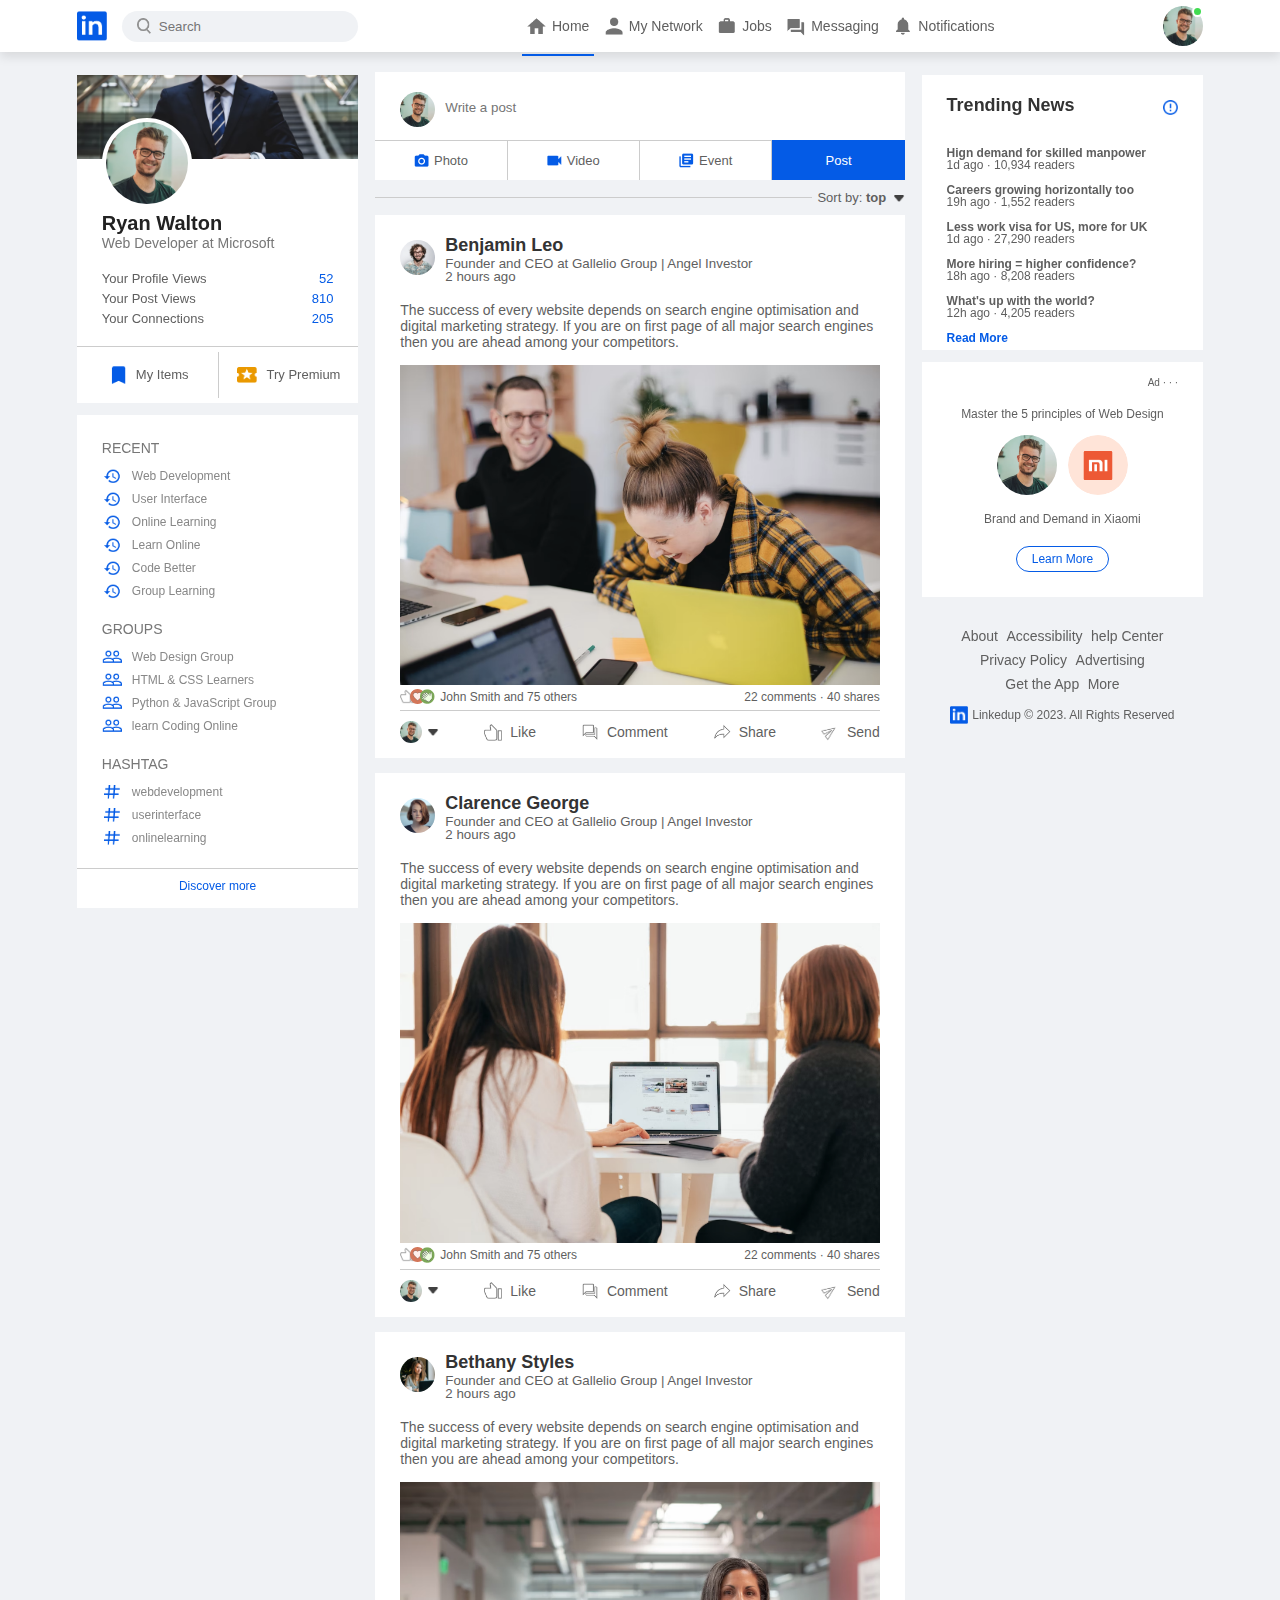
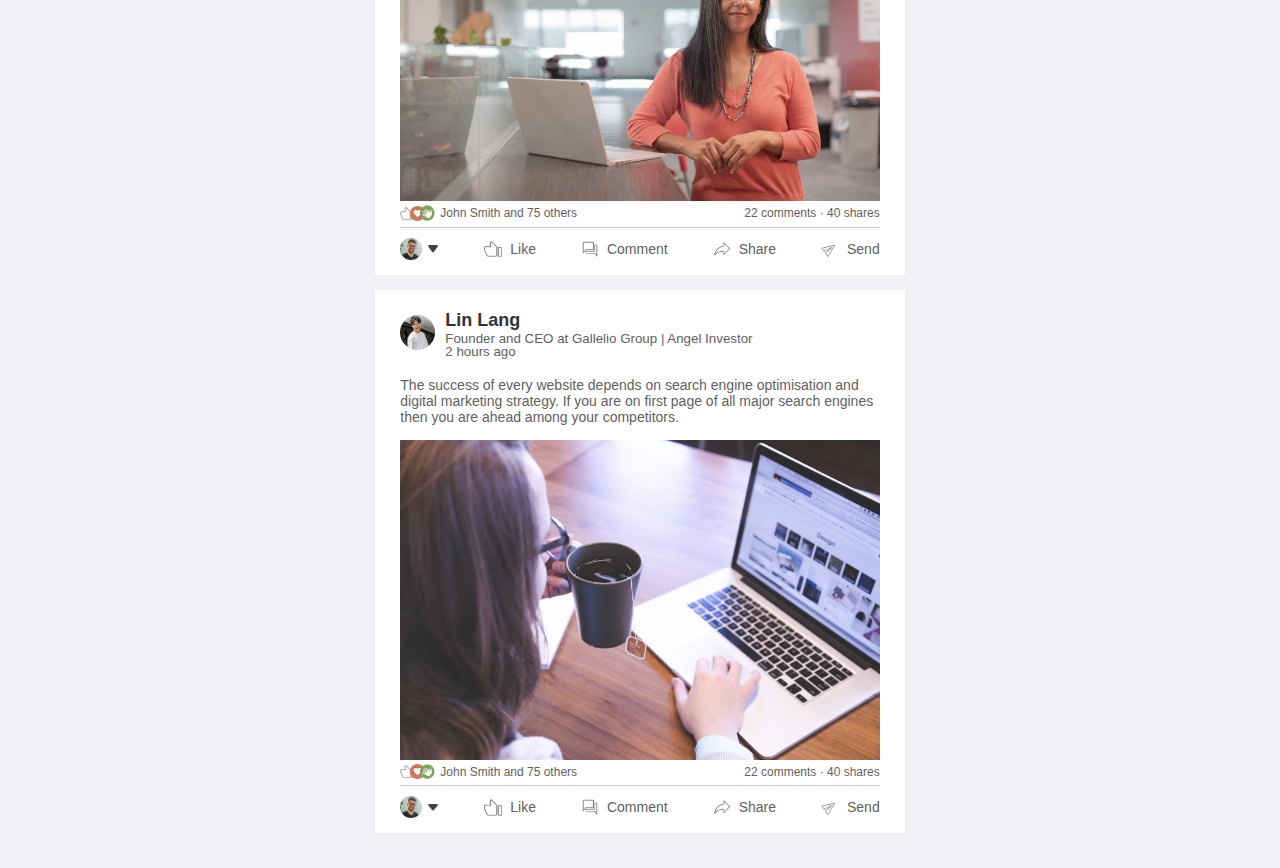
<file: linkedin-clone/index.html>
<!DOCTYPE html>
<html lang="en">

<head>
    <meta charset="UTF-8">
    <meta name="viewport" content="width=device-width, initial-scale=1.0">
    <title>Linkedin clone</title>
    <link rel="stylesheet" href="style.css">
</head>

<body>

    <nav class="navbar">

        <div class="navbar-left">
            <a href="index.html" class="logo"><img src="images/logo.png" alt="logo"></a>
            
            <div class="search-box">
                <img src="images/search.png" alt="search-icon">
                <input type="text" placeholder="Search">
            </div>
        </div>
        <div class="navbar-center">
            <ul>
                <li><a href="#" class="active-link"><img src="images/home.png" alt="home-icon"><span>Home</span></a>
                </li>
                <li><a href="#"><img src="images/network.png" alt="network-icon"><span>My Network</span></a></li>
                <li><a href="#"><img src="images/jobs.png" alt="jobs-icon"><span>Jobs</span></a></li>
                <li><a href="#"><img src="images/message.png" alt="message-icon"><span>Messaging</span></a></li>
                <li><a href="#"><img src="images/notification.png"
                            alt="notification-icon"><span>Notifications</span></a></li>
            </ul>
        </div>
        <div class="navbar-right">
            <div class="online">
                <img src="images/user-1.png" alt="user" class="nav-profile-img" onclick="toggleMenu()">
            </div>
        </div>


    
        <!-- ------- profile-drop-down-menu ------- -->
        
        <div class="profile-menu-wrap" id="profile-menu-wrap">
            <div class="profile-menu">
                <div class="user-info">
                    <img src="images/user-1.png" alt="user-icon">
                    <div>
                        <h3>Ryan Walton</h3>
                        <a href="profile.html">See your profile</a>
                    </div>
                </div>
                <hr>
                <a href="#" class="profile-menu-link">
                    <img src="images/feedback.png" alt="feedback-icon">
                    <p>Give Feedback</p>
                    <span>></span>
                </a>
                <a href="#" class="profile-menu-link">
                    <img src="images/setting.png" alt="feedback-icon">
                    <p>Settings & Privacy</p>
                    <span>></span>
                </a>
                <a href="#" class="profile-menu-link">
                    <img src="images/help.png" alt="feedback-icon">
                    <p>Help & Support</p>
                    <span>></span>
                </a>
                <a href="#" class="profile-menu-link">
                    <img src="images/display.png" alt="feedback-icon">
                    <p>Display & Accessibility</p>
                    <span>></span>
                </a>
                <a href="#" class="profile-menu-link">
                    <img src="images/logout.png" alt="feedback-icon">
                    <p>Logout</p>
                    <span>></span>
                </a>
            </div>
        </div>

    </nav>

    <!-- ------- navbar end ------- -->



    <div class="container">

        <!-- ------- left-sidebar start ------- -->

        <div class="left-sidebar">

            <div class="sidebar-profile-box">
                <img src="images/cover-pic.png" width="100%">
               
                <div class="sidebar-profile-info">
                    <img src="images/user-1.png" alt="user-icon">
                    <h1>Ryan Walton</h1>
                    <h3>Web Developer at Microsoft</h3>
                    <ul>
                        <li>Your Profile Views <span>52</span></li>
                        <li>Your Post Views <span>810</span></li>
                        <li>Your Connections <span>205</span></li>
                    </ul>
                </div>
                
                <div class="sidebar-profile-link">
                    <a href="#"><img src="images/items.png" alt="items- icon">My Items</a>
                    <a href="#"><img src="images/premium.png" alt="premium-icon">Try Premium</a>
                </div>
            </div>

            <div class="sidebar-activity" id="sidebarActivity">
                <h3>RECENT</h3>
                <a href="#"><img src="images/recent.png" alt="recent-icon">Web Development</a>
                <a href="#"><img src="images/recent.png" alt="recent-icon">User Interface</a>
                <a href="#"><img src="images/recent.png" alt="recent-icon">Online Learning</a>
                <a href="#"><img src="images/recent.png" alt="recent-icon">Learn Online</a>
                <a href="#"><img src="images/recent.png" alt="recent-icon">Code Better</a>
                <a href="#"><img src="images/recent.png" alt="recent-icon">Group Learning</a>
                <h3>GROUPS</h3>
                <a href="#"><img src="images/group.png" alt="recent-icon">Web Design Group</a>
                <a href="#"><img src="images/group.png" alt="recent-icon">HTML & CSS Learners</a>
                <a href="#"><img src="images/group.png" alt="recent-icon">Python & JavaScript Group</a>
                <a href="#"><img src="images/group.png" alt="recent-icon">learn Coding Online</a>
                <h3>HASHTAG</h3>
                <a href="#"><img src="images/hashtag.png" alt="recent-icon">webdevelopment</a>
                <a href="#"><img src="images/hashtag.png" alt="recent-icon">userinterface</a>
                <a href="#"><img src="images/hashtag.png" alt="recent-icon">onlinelearning</a>
                <div class="discover-more-link">
                    <a href="#">Discover more</a>
                </div>
            </div>

            <p id="showMoreLink" onclick="toggleActivity()">Show more <b>+</b></p>

        </div>



        <!-- ------- main-content start ------- -->

        <div class="main-content">

            <div class="create-post">
                <div class="create-post-input">
                    <img src="images/user-1.png" alt="user-img">
                    <textarea rows="2" placeholder="Write a post"></textarea>
                </div>
                <div class="create-post-links">
                    <li><img src="images/photo.png" alt="phot-icon">Photo</li>
                    <li><img src="images/video.png" alt="video-icon">Video</li>
                    <li><img src="images/event.png" alt="event-icon">Event</li>
                    <li>Post</li>
                </div>
            </div>

            <div class="sort-by">
                <hr>
                <p>Sort by: <span>top <img src="images/down-arrow.png" alt="down-arrow-icon"></span></p>
            </div>
            
            <div class="post">
                <div class="post-author">
                    <img src="images/user-2.png" alt="user-icon">
                    <div>
                        <h1>Benjamin Leo</h1>
                        <small>Founder and CEO at Gallelio Group | Angel Investor</small>
                        <small>2 hours ago</small>
                    </div>
                </div>
                
                <p>The success of every website depends on search engine optimisation and digital marketing strategy. If you are on first page of all major search engines then you are ahead among your competitors.</p>
                <img src="images/post-image-1.png" alt="" width="100%">

                <div class="post-stats">
                    <div>
                        <img src="images/thumbsup.png" alt="thumbsup-icon">
                        <img src="images/love.png" alt="love-icon">
                        <img src="images/clap.png" alt="clap-icon">
                        <span class="liked-users">John Smith and 75 others</span>
                    </div>
                    <div>
                        <span>22 comments &middot; 40 shares</span>
                    </div>
                </div>

                <div class="post-activity">
                    <div>
                        <img src="images/user-1.png" alt="user-icon" class="post-activity-user-icon">
                        <img src="images/down-arrow.png" alt="arrow-icon" class="post-activity-arrow-icon">
                    </div>
                    <div class="post-activity-link">
                        <img src="images/like.png" alt="like-icon">
                        <span>Like</span>
                    </div>
                    <div class="post-activity-link">
                        <img src="images/comment.png" alt="comment-icon">
                        <span>Comment</span>
                    </div>
                    <div class="post-activity-link">
                        <img src="images/share.png" alt="share-icon">
                        <span>Share</span>
                    </div>
                    <div class="post-activity-link">
                        <img src="images/send.png" alt="send-icon">
                        <span>Send</span>
                    </div>
                </div>

            </div>

            <div class="post">
                <div class="post-author">
                    <img src="images/user-3.png" alt="user-icon">
                    <div>
                        <h1>Clarence George</h1>
                        <small>Founder and CEO at Gallelio Group | Angel Investor</small>
                        <small>2 hours ago</small>
                    </div>
                </div>
                
                <p>The success of every website depends on search engine optimisation and digital marketing strategy. If you are on first page of all major search engines then you are ahead among your competitors.</p>
                <img src="images/post-image-2.png" alt="" width="100%">

                <div class="post-stats">
                    <div>
                        <img src="images/thumbsup.png" alt="thumbsup-icon">
                        <img src="images/love.png" alt="love-icon">
                        <img src="images/clap.png" alt="clap-icon">
                        <span class="liked-users">John Smith and 75 others</span>
                    </div>
                    <div>
                        <span>22 comments &middot; 40 shares</span>
                    </div>
                </div>

                <div class="post-activity">
                    <div>
                        <img src="images/user-1.png" alt="user-icon" class="post-activity-user-icon">
                        <img src="images/down-arrow.png" alt="arrow-icon" class="post-activity-arrow-icon">
                    </div>
                    <div class="post-activity-link">
                        <img src="images/like.png" alt="like-icon">
                        <span>Like</span>
                    </div>
                    <div class="post-activity-link">
                        <img src="images/comment.png" alt="comment-icon">
                        <span>Comment</span>
                    </div>
                    <div class="post-activity-link">
                        <img src="images/share.png" alt="share-icon">
                        <span>Share</span>
                    </div>
                    <div class="post-activity-link">
                        <img src="images/send.png" alt="send-icon">
                        <span>Send</span>
                    </div>
                </div>

            </div>

            <div class="post">
                <div class="post-author">
                    <img src="images/user-4.png" alt="user-icon">
                    <div>
                        <h1>Bethany Styles</h1>
                        <small>Founder and CEO at Gallelio Group | Angel Investor</small>
                        <small>2 hours ago</small>
                    </div>
                </div>
                
                <p>The success of every website depends on search engine optimisation and digital marketing strategy. If you are on first page of all major search engines then you are ahead among your competitors.</p>
                <img src="images/post-image-3.png" alt="" width="100%">

                <div class="post-stats">
                    <div>
                        <img src="images/thumbsup.png" alt="thumbsup-icon">
                        <img src="images/love.png" alt="love-icon">
                        <img src="images/clap.png" alt="clap-icon">
                        <span class="liked-users">John Smith and 75 others</span>
                    </div>
                    <div>
                        <span>22 comments &middot; 40 shares</span>
                    </div>
                </div>

                <div class="post-activity">
                    <div>
                        <img src="images/user-1.png" alt="user-icon" class="post-activity-user-icon">
                        <img src="images/down-arrow.png" alt="arrow-icon" class="post-activity-arrow-icon">
                    </div>
                    <div class="post-activity-link">
                        <img src="images/like.png" alt="like-icon">
                        <span>Like</span>
                    </div>
                    <div class="post-activity-link">
                        <img src="images/comment.png" alt="comment-icon">
                        <span>Comment</span>
                    </div>
                    <div class="post-activity-link">
                        <img src="images/share.png" alt="share-icon">
                        <span>Share</span>
                    </div>
                    <div class="post-activity-link">
                        <img src="images/send.png" alt="send-icon">
                        <span>Send</span>
                    </div>
                </div>

            </div>

            <div class="post">
                <div class="post-author">
                    <img src="images/user-5.png" alt="user-icon">
                    <div>
                        <h1>Lin Lang</h1>
                        <small>Founder and CEO at Gallelio Group | Angel Investor</small>
                        <small>2 hours ago</small>
                    </div>
                </div>
                
                <p>The success of every website depends on search engine optimisation and digital marketing strategy. If you are on first page of all major search engines then you are ahead among your competitors.</p>
                <img src="images/post-image-4.png" alt="" width="100%">

                <div class="post-stats">
                    <div>
                        <img src="images/thumbsup.png" alt="thumbsup-icon">
                        <img src="images/love.png" alt="love-icon">
                        <img src="images/clap.png" alt="clap-icon">
                        <span class="liked-users">John Smith and 75 others</span>
                    </div>
                    <div>
                        <span>22 comments &middot; 40 shares</span>
                    </div>
                </div>

                <div class="post-activity">
                    <div>
                        <img src="images/user-1.png" alt="user-icon" class="post-activity-user-icon">
                        <img src="images/down-arrow.png" alt="arrow-icon" class="post-activity-arrow-icon">
                    </div>
                    <div class="post-activity-link">
                        <img src="images/like.png" alt="like-icon">
                        <span>Like</span>
                    </div>
                    <div class="post-activity-link">
                        <img src="images/comment.png" alt="comment-icon">
                        <span>Comment</span>
                    </div>
                    <div class="post-activity-link">
                        <img src="images/share.png" alt="share-icon">
                        <span>Share</span>
                    </div>
                    <div class="post-activity-link">
                        <img src="images/send.png" alt="send-icon">
                        <span>Send</span>
                    </div>
                </div>

            </div>

        </div>


        
        <!-- ------- right-sidebar start ------- -->

        <div class="right-sidebar">

            <div class="sidebar-news">
                <img src="images/more.png" alt="more-icon" class="info-icon">
                <h3>Trending News</h3>
                <a href="#">Hign demand for skilled manpower</a>
                <span>1d ago &middot; 10,934 readers</span>
                <a href="#">Careers growing horizontally too</a>
                <span>19h ago &middot; 1,552 readers</span>
                <a href="#">Less work visa for US, more for UK</a>
                <span>1d ago &middot; 27,290 readers</span>
                <a href="#">More hiring = higher confidence?</a>
                <span>18h ago &middot; 8,208 readers</span>
                <a href="#">What's up with the world?</a>
                <span>12h ago &middot; 4,205 readers</span>

                <a href="#" class="read-more-link">Read More</a>
            </div>

            <div class="sidebar-ad">
                <small>Ad &middot; &middot; &middot;</small>
                <p>Master the 5 principles of Web Design</p>
                
                <div>
                    <img src="images/user-1.png" alt="">
                    <img src="images/mi-logo.png" alt="">
                </div>
                
                <b>Brand and Demand in Xiaomi</b>
                <a href="#" class="ad-link">Learn More</a>
            </div>

            <div class="sidebar-useful-links">
                <a href="#">About</a>
                <a href="#">Accessibility</a>
                <a href="#">help Center</a>
                <a href="#">Privacy Policy</a>
                <a href="#">Advertising</a>
                <a href="#">Get the App</a>
                <a href="#">More</a>

                <div class="copyright-msg">
                    <img src="images/logo.png" alt="logo-icon">
                    <p>Linkedup &#169; 2023. All Rights Reserved</p>
                </div>
            </div>
            
        </div>
    </div>

    <script>

        let profileMenu = document.getElementById('profile-menu-wrap');

        function toggleMenu(){
            profileMenu.classList.toggle("open-menu");
        }

    </script>

    <script>
        let sidebarActivity = document.getElementById('sidebarActivity');
        let moreLink = document.getElementById('showMoreLink');

        function toggleActivity(){
            sidebarActivity.classList.toggle('open-activity');

            if (sidebarActivity.classList.contains("open-activity")){
                moreLink.innerHTML = 'Show less <b>-</b>'; 
            }else{
                moreLink.innerHTML = "Show more <b>+</b>";
            }
        }

    </script>

</body>

</html>
</file>
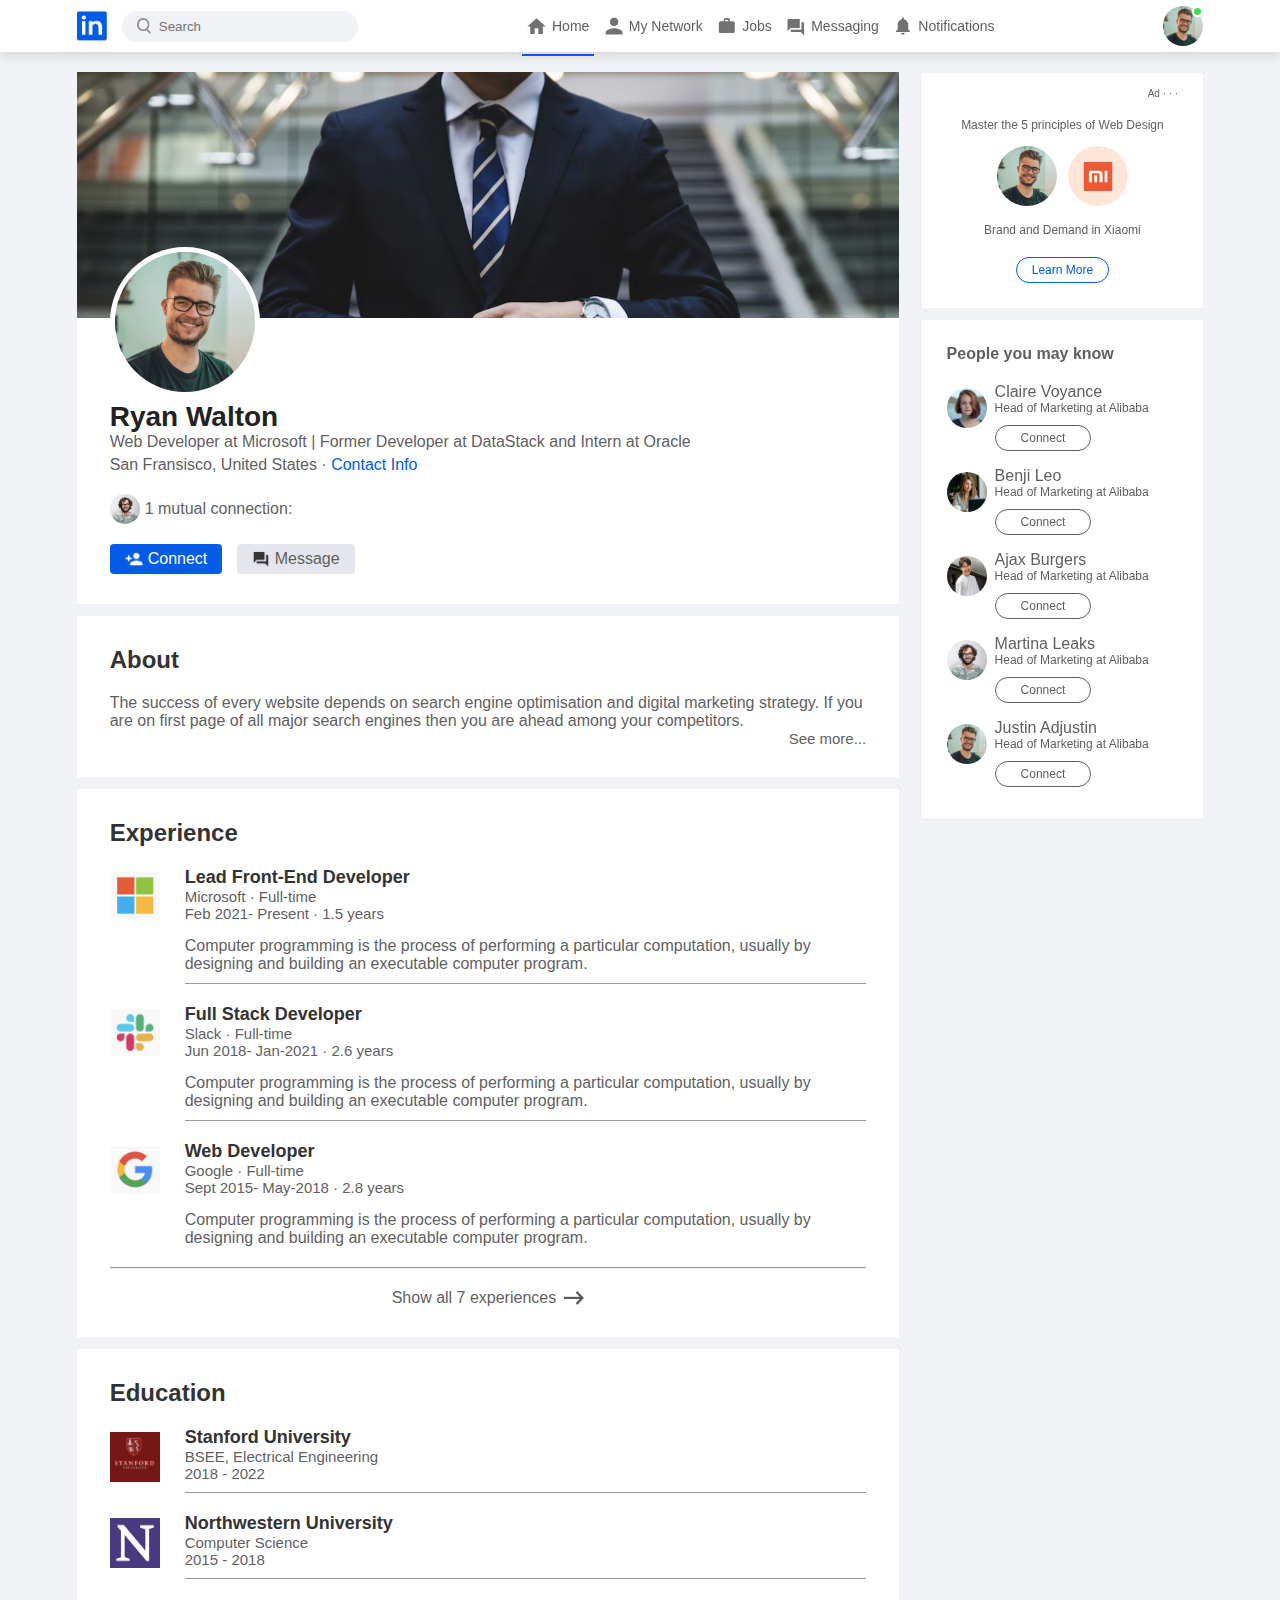
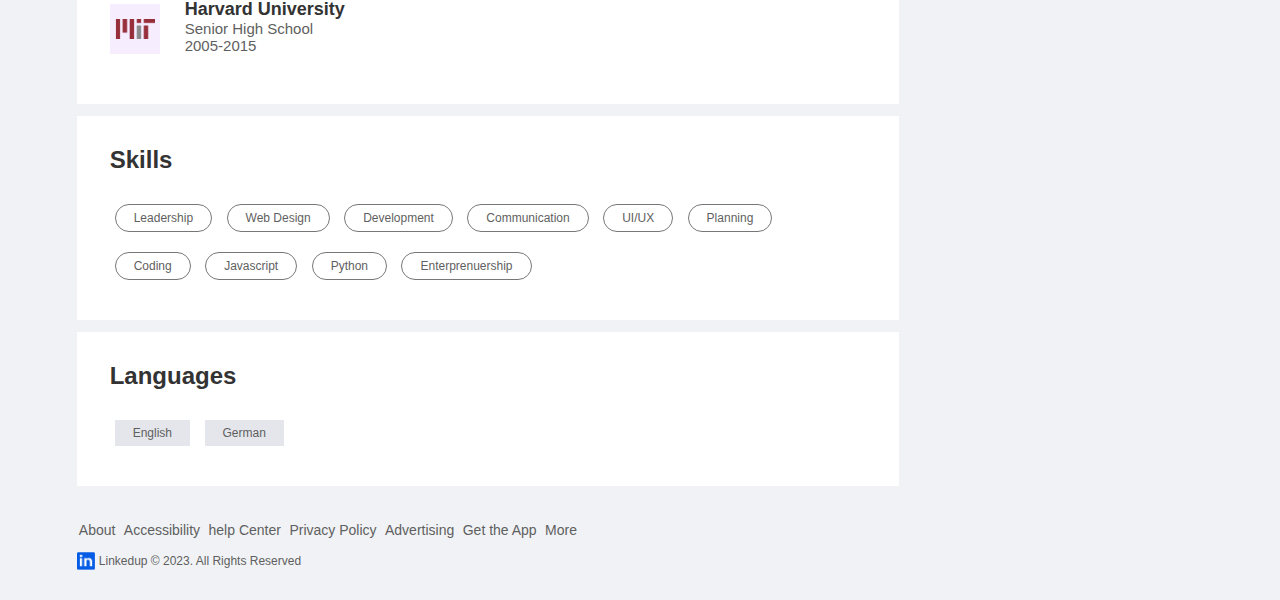
<file: linkedin-clone/profile.html>
<!DOCTYPE html>
<html lang="en">

<head>
    <meta charset="UTF-8">
    <meta name="viewport" content="width=device-width, initial-scale=1.0">
    <title>Linkedin clone</title>
    <link rel="stylesheet" href="style.css">
</head>

<body>

    <nav class="navbar">

        <div class="navbar-left">
            <a href="index.html" class="logo"><img src="images/logo.png" alt="logo"></a>
            <div class="search-box">
                <img src="images/search.png" alt="search-icon">
                <input type="text" placeholder="Search">
            </div>
        </div>
        <div class="navbar-center">
            <ul>
                <li><a href="#" class="active-link"><img src="images/home.png" alt="home-icon"><span>Home</span></a>
                </li>
                <li><a href="#"><img src="images/network.png" alt="network-icon"><span>My Network</span></a></li>
                <li><a href="#"><img src="images/jobs.png" alt="jobs-icon"><span>Jobs</span></a></li>
                <li><a href="#"><img src="images/message.png" alt="message-icon"><span>Messaging</span></a></li>
                <li><a href="#"><img src="images/notification.png"
                            alt="notification-icon"><span>Notifications</span></a></li>
            </ul>
        </div>
        <div class="navbar-right">
            <div class="online">
                <img src="images/user-1.png" alt="user" class="nav-profile-img" onclick="toggleMenu()">
            </div>
        </div>

        <!-- ------- profile-drop-down-menu ------- -->

        <div class="profile-menu-wrap" id="profile-menu-wrap">
            <div class="profile-menu">
                <div class="user-info">
                    <img src="images/user-1.png" alt="user-icon">
                    <div>
                        <h3>Ryan Walton</h3>
                        <a href="profile.html">See your profile</a>
                    </div>
                </div>
                <hr>
                <a href="#" class="profile-menu-link">
                    <img src="images/feedback.png" alt="feedback-icon">
                    <p>Give Feedback</p>
                    <span>></span>
                </a>
                <a href="#" class="profile-menu-link">
                    <img src="images/setting.png" alt="feedback-icon">
                    <p>Settings & Privacy</p>
                    <span>></span>
                </a>
                <a href="#" class="profile-menu-link">
                    <img src="images/help.png" alt="feedback-icon">
                    <p>Help & Support</p>
                    <span>></span>
                </a>
                <a href="#" class="profile-menu-link">
                    <img src="images/display.png" alt="feedback-icon">
                    <p>Display & Accessibility</p>
                    <span>></span>
                </a>
                <a href="#" class="profile-menu-link">
                    <img src="images/logout.png" alt="feedback-icon">
                    <p>Logout</p>
                    <span>></span>
                </a>
            </div>
        </div>

    </nav>

    <!-- ------- navbar end ------- -->



    <div class="container">
        <div class="profile-main">

            <div class="profile-container">
                <img src="images/cover-pic.png" alt="cover-pic-icon" width="100%">
                <div class="profile-container-inner">
                    <img src="images/user-1.png" alt="user-icon" class="profile-pic">
                    <h1>Ryan Walton</h1>
                    <b>Web Developer at Microsoft | Former Developer at DataStack and Intern at Oracle</b>
                    <p>San Fransisco, United States &middot; <a href="#">Contact Info</a></p>

                    <div class="mutual-connection">
                        <img src="images/user-2.png" alt="user-icon">
                        <span>1 mutual connection: </span>
                    </div>
                    <div class="profile-btn">
                        <a href="#" class="primary-btn"><img src="images/connect.png" alt="connect-icon">Connect</a>
                        <a href="#"><img src="images/chat.png" alt="chat-icon">Message</a>
                    </div>
                </div>
            </div>
        
            <div class="profile-description">
                <h2>About</h2>
                <p>The success of every website depends on search engine optimisation and digital marketing strategy. If you are on first page of all major search engines then you are ahead among your competitors.</p>
                <a class="see-more-link" href="#">See more...</a>
            </div>

            <div class="profile-description">
                <h2>Experience</h2>

                <div class="profile-desc-row">
                    <img src="images/microsoft.png" alt="ms-icon">
                    <div>
                        <h3>Lead Front-End Developer</h3>
                        <b>Microsoft &middot; Full-time</b>
                        <b>Feb 2021- Present &middot; 1.5 years</b>
                        <p>Computer programming is the process of performing a particular computation, usually by designing and building an executable computer program.</p>
                        <hr>
                    </div>
                </div>
                <div class="profile-desc-row">
                    <img src="images/slack.png" alt="ms-icon">
                    <div>
                        <h3>Full Stack Developer</h3>
                        <b>Slack &middot; Full-time</b>
                        <b>Jun 2018- Jan-2021 &middot; 2.6 years</b>
                        <p>Computer programming is the process of performing a particular computation, usually by designing and building an executable computer program.</p>
                        <hr>
                    </div>
                </div>
                <div class="profile-desc-row">
                    <img src="images/google.png" alt="ms-icon">
                    <div>
                        <h3>Web Developer</h3>
                        <b>Google &middot; Full-time</b>
                        <b>Sept 2015- May-2018 &middot; 2.8 years</b>
                        <p>Computer programming is the process of performing a particular computation, usually by designing and building an executable computer program.</p>
                    
                    </div>
                </div>
                <hr>
                
                <a href="#" class="experience-link">Show all 7 experiences <img src="images/right-arrow.png" alt="arrow-icon"></a>
            </div>

            <div class="profile-description">
                <h2>Education</h2>
                <div class="profile-desc-row">
                    <img src="images/stanford.png" alt="institute-icon">
                    <div>
                        <h3>Stanford University</h3>
                        <b>BSEE, Electrical Engineering</b>
                        <b>2018 - 2022</b>
                        <hr>
                    </div>
                </div>
                <div class="profile-desc-row">
                    <img src="images/north.png" alt="institute-icon">
                    <div>
                        <h3>Northwestern University</h3>
                        <b>Computer Science</b>
                        <b>2015 - 2018</b>
                        <hr>
                    </div>
                </div>
                <div class="profile-desc-row">
                    <img src="images/mit.png" alt="institute-icon">
                    <div>
                        <h3>Harvard University</h3>
                        <b>Senior High School</b>
                        <b>2005-2015</b>
                        
                    </div>
                </div>
            </div>

            <div class="profile-description">
                <h2>Skills</h2>
                <a href="#" class="skills-btn">Leadership</a>
                <a href="#" class="skills-btn">Web Design</a>
                <a href="#" class="skills-btn">Development</a>
                <a href="#" class="skills-btn">Communication</a>
                <a href="#" class="skills-btn">UI/UX</a>
                <a href="#" class="skills-btn">Planning</a>
                <a href="#" class="skills-btn">Coding</a>
                <a href="#" class="skills-btn">Javascript</a>
                <a href="#" class="skills-btn">Python</a>
                <a href="#" class="skills-btn">Enterprenuership</a>
            </div>

            <div class="profile-description">
                <h2>Languages</h2>
                <a href="#" class="language-btn">English</a>
                <a href="#" class="language-btn">German</a>
            </div>

        </div>



    <!-- ------- profile-sidebar ------- -->
        <div class="profile-sidebar">

            <div class="sidebar-ad">
                <small>Ad &middot; &middot; &middot;</small>
                <p>Master the 5 principles of Web Design</p>
                
                <div>
                    <img src="images/user-1.png" alt="">
                    <img src="images/mi-logo.png" alt="">
                </div>
                
                <b>Brand and Demand in Xiaomi</b>
                <a href="#" class="ad-link">Learn More</a>
            </div>

            <div class="sidebar-people">
                <h3>People you may know</h3>

                <div class="sidebar-people-row">
                    <img src="images/user-3.png" alt="user-icon">
                    <div>
                        <h2>Claire Voyance</h2>
                        <p>Head of Marketing at Alibaba</p>
                        <a href="#">Connect</a>
                    </div>
                </div>
                <div class="sidebar-people-row">
                    <img src="images/user-4.png" alt="user-icon">
                    <div>
                        <h2>Benji Leo</h2>
                        <p>Head of Marketing at Alibaba</p>
                        <a href="#">Connect</a>
                    </div>
                </div>
                <div class="sidebar-people-row">
                    <img src="images/user-5.png" alt="user-icon">
                    <div>
                        <h2>Ajax Burgers</h2>
                        <p>Head of Marketing at Alibaba</p>
                        <a href="#">Connect</a>
                    </div>
                </div>
                <div class="sidebar-people-row">
                    <img src="images/user-2.png" alt="user-icon">
                    <div>
                        <h2>Martina Leaks</h2>
                        <p>Head of Marketing at Alibaba</p>
                        <a href="#">Connect</a>
                    </div>
                </div>
                <div class="sidebar-people-row">
                    <img src="images/user-1.png" alt="user-icon">
                    <div>
                        <h2>Justin Adjustin</h2>
                        <p>Head of Marketing at Alibaba</p>
                        <a href="#">Connect</a>
                    </div>
                </div>
            </div>

        </div>

    </div>


    
    <!-- ------- profile-footer ------- -->

    <div class="profile-footer">

        <div class="sidebar-useful-links">
            <a href="#">About</a>
            <a href="#">Accessibility</a>
            <a href="#">help Center</a>
            <a href="#">Privacy Policy</a>
            <a href="#">Advertising</a>
            <a href="#">Get the App</a>
            <a href="#">More</a>

            <div class="copyright-msg">
                <img src="images/logo.png" alt="logo-icon">
                <p>Linkedup &#169; 2023. All Rights Reserved</p>
            </div>
        </div>

    </div>



    <!-- ------- javascript-code ------- -->

    <script>

        let profileMenu = document.getElementById('profile-menu-wrap');

        function toggleMenu() {
            profileMenu.classList.toggle("open-menu");
        }

    </script>

</body>

</html>
</file>
<file: linkedin-clone/style.css>
*{
    margin: 0;
    padding: 0;
    font-family: 'Poppins', sans-serif;
    box-sizing: border-box;
}
body{
    background-color: #f0f2f5;
    color: #5f5f5f;
}
a{
    text-decoration: none;
    color: #5f5f5f;
}
.navbar{
    display: flex;
    align-items: center;
    justify-content: space-between;
    background-color: #fff;
    padding: 6px 6%;
    position: sticky;
    top: 0;
    z-index: 100;
    box-shadow: 0 5px 10px rgba(0, 0, 0, 0.1);
}
.logo img{
    width: 30px;
    margin-right: 15px;
    display: block;
}
.navbar-left{
    display: flex;
    align-items: center;
    width: 25%;
}
.search-box{
    display: flex;
    background-color: #f0f2f5;
    width: 85%;
    border-radius: 20px;
    align-items: center;
    padding: 0 15px;
}
.search-box img{
    width: 14px;
}
.search-box input{
    border: none;
    outline: none;
    background-color: transparent;
    padding: 8px;
    width: 100%;
}
.navbar-center ul li{
    display: inline-block;
    list-style: none;
}
.navbar-center ul li a{
    display: flex;
    align-items: center;
    font-size: 14px;
    margin: 5px 0;
    padding-right: 5px;
    position: relative;
}
.navbar-center ul li a img{
    width: 30px;
}
.navbar-center ul li a::after{
    content: '';
    width: 0;
    height: 2px;
    background-color: #045be6;
    position: absolute;
    bottom: -15px;
    transition: width 0.3s;
}
.navbar-center ul li a:hover::after, .navbar-center ul li a.active-link::after{
    width: 100%;
}
.nav-profile-img{
    width: 40px;
    border-radius: 50%;
    display: block;
    cursor: pointer;
    position: relative;
}
.online{
    position: relative;
}
.online::after{
    content: '';
    width: 7px;
    height: 7px;
    border: 2px solid #fff;
    border-radius: 50%;
    position: absolute;
    top: 0;
    right: 0;
    background-color: #41db51;
}


/*------- profile dropdown menu -------*/
.profile-menu-wrap{
    position: absolute;
    top: 100%;
    right: 5%;
    width: 320px;
    max-height: 0;
    overflow: hidden;
    transition: max-height 0.5s;
}
.profile-menu-wrap.open-menu{
    max-height: 400px;
}
.profile-menu{
    background-color: #222;
    color: #fff;
    padding: 20px;
    margin: 10px;
}
.user-info{
    display: flex;
    align-items: center;
}
.user-info img{
    width: 50px;
    border-radius: 50%;
    margin-right: 15px;
}
.user-info h3{
    font-weight: 500;
    margin-bottom: -7px;
}
.user-info a{
    color: #c9dbf8;
    font-size: 13px;
}
.profile-menu hr{
    border: 0;
    height: 1px;
    width: 100%;
    background-color: #fff;
    margin: 15px 0 10px;
}
.profile-menu-link{
    display: flex;
    align-items: center;
    color: #fff;
    margin: 12px;
    font-size: 14px;
}
.profile-menu-link p{
    width: 100%;
}
.profile-menu-link img{
    width: 35px;
    border-radius: 50%;
    margin-right: 15px;
}

/*------- navbar end -------*/



.container{
    padding: 20px  6%;
    display: flex;
    flex-wrap: wrap;
    justify-content: space-between;
}



/*------- left-sidebar -------*/

.left-sidebar{
    flex-basis: 25%;
    align-self: flex-start;
    position: sticky;
    top: 75px;
}
.sidebar-profile-box{
    background-color: #fff;
}
.sidebar-profile-info{
    padding: 0 25px;
}
.sidebar-profile-info img{
    width: 90px;
    border-radius: 50%;
    background-color: #fff;
    padding: 4px;
    margin-top: -45px;
}
.sidebar-profile-info h1{
    font-size: 20px;
    font-weight: 600;
    color: #222;
}
.sidebar-profile-info h3{
    font-size: 14px;
    font-weight: 500;
    color: #777;
}
.sidebar-profile-info ul{
    list-style: none;
    margin: 20px 0;
}
.sidebar-profile-info ul li{
    width: 100%;
    margin: 5px 0;
    font-size: 13px;
}
.sidebar-profile-info ul li span{
    float: right;
    color: #045be6;
}
.sidebar-profile-link{
    display: flex;
    align-items: center;
    border-top: 1px solid #ccc;
}
.sidebar-profile-link a{
    flex-basis: 50%;
    display: flex;
    align-items: center;
    justify-content: center;
    padding: 15px 0;
    font-size: 13px;
    border-left: 1px solid #ccc;
}
.sidebar-profile-link a:first-child{
    border-left: 0;
}
.sidebar-profile-link a img{
    width: 20px;
    margin-right: 10px;
}
.sidebar-activity{
    background-color: #fff;
    padding: 5px 25px;
    margin: 12px 0;
}
.sidebar-activity h3{
    color: #777;
    font-size: 14px;
    font-weight: 500;
    margin: 20px 0 10px;
}
.sidebar-activity a{
    display: flex;
    align-items: center;
    font-size: 12px;
    font-weight: 500;
    color: #888;
    margin: 3px 0;
}
.sidebar-activity a img{
    width: 20px;
    margin-right: 10px;
}
.discover-more-link{
    border-top: 1px solid #ccc;
    text-align: center;
    margin-top: 20px;
    margin-left: -25px;
    margin-right: -25px;
}
.discover-more-link a{
    color: #045be6;
    display: inline-block;
    margin: 10px 0;
}



/*------- right-sidebar -------*/

.right-sidebar{
    flex-basis: 25%;
    align-self: flex-start;
    position: sticky;
    top: 75px;
}
.sidebar-news{
    background-color: #fff;
    padding: 10px 25px;
}
.info-icon{
    width: 15px;
    float: right;
    margin-top: 15px;
}
.sidebar-news h3{
    font-size: 18px;
    font-weight: 600;
    color: #333;
    margin: 10px 0 30px;
}
.sidebar-news a{
    display: block;
    font-size: 12px;
    font-weight: 600;
    margin: 10px 0 -5px;
}
.sidebar-news span{
    font-size: 12px;
}
.read-more-link{
    color: #045be6;
    font-weight: 500;
    margin: 20px 0 10px;
}
.sidebar-ad{
    background-color: #fff;
    padding: 15px 25px;
    text-align: center;
    margin: 12px 0;
    font-size: 12px;
}
.sidebar-ad img{
    width: 60px;
    border-radius: 50%;
    margin: 4px;
}
.sidebar-ad small{
    float: right;
    font-weight: 500;
}
.sidebar-ad p{
    margin: 30px 0 10px;
}
.sidebar-ad b{
    display: block;
    font-weight: 500;
    margin-top: 10px;
}
.ad-link{
    display: inline-block;
    color: #045be6;
    border: 1px solid #045be6;
    border-radius: 30px;
    padding: 5px 15px;
    font-weight: 500;
    margin: 20px auto 10px;
}
.sidebar-useful-links{
    padding: 15px 25px;
    text-align: center;
}
.sidebar-useful-links a{
    display: inline-block;
    font-size: 14px;
    margin: 4px 2px;
}
.copyright-msg{
    display: flex;
    align-items: center;
    justify-content: center;
    font-size: 12px;
    margin-top: 10px;
    font-weight: 500;
}
.copyright-msg img{
    width: 18px;
    margin-right: 4px;
}



/*------- main-content -------*/

.main-content{
    flex-basis: 47%;
}
.create-post{
    background-color: white;
}
.create-post-input{
    padding: 20px 25px 10px;
    display: flex;
    align-items: flex-start;
}
.create-post-input img{
    width: 35px;
    border-radius: 50%;
    margin-right: 10px;
}
.create-post-input textarea{
    width: 100%;
    border: none;
    resize: none;
    outline: none;
    background-color: transparent;
    margin-top: 8px;
}
::placeholder{
    font-weight: 500;
}
.create-post-links{
    display: flex;
    align-items: flex-start;
}
.create-post-links li{
    list-style: none;
    border-top: 1px solid #ccc;
    border-right: 1px solid #ccc;
    flex-basis: 25%;
    height: 40px;
    font-size: 13px;
    display: flex;
    align-items: center;
    justify-content: center;
    cursor: pointer;
}
.create-post-links li img{
    width: 15px;
    margin-right: 5px;
}
.create-post-links li:last-child{
    background-color: #045be6;
    color: #fff;
    border-top: 0;
    border-right: 0;
}
.sort-by{
    display: flex;
    align-items: center;
    margin: 10px 0;
}
.sort-by hr{
    flex: 1;
    border: 0;
    height: 1px;
    background-color: #ccc;
}
.sort-by p{
    font-size: 13px;
    padding-left: 5px;
}
.sort-by p span{
    font-weight: 600;
    cursor: pointer;
}
.sort-by img{
    width: 12px;
    margin-left: 3px;
}
.post{
    background-color: #fff;
    padding: 20px 25px 5px;
    margin: 5px 0 15px;
}
.post-author{
    display: flex;
    align-items: flex-start;
    margin-bottom: 20px;
}
.post-author img{
    border-radius: 50%;
    width: 35px;
    margin-right: 10px;
    margin-top: 5px;
}
.post-author h1{
    font-size: 18px;
    font-weight: 600;
    color: #333;
}
.post-author small{
    display: block;
    margin-bottom: -2px;
}
.post p{
    font-size: 14px;
    margin-bottom: 15px;
}
.post-stats{
    display: flex;
    flex-wrap: wrap;
    align-items: center;
    justify-content: space-between;
    font-size: 12px;
    border-bottom: 1px solid #ccc;
    padding-bottom: 6px;
}
.post-stats div{
    display: flex;
    align-items: center;
}
.post-stats img{
    width: 15px;
    margin-right: -5px;
}
.liked-users{
    margin-left: 10px;
}
.post-activity{
    display: flex;
    align-items: center;
    justify-content: space-between;
    padding: 10px 0;
    font-size: 14px;
    font-weight: 500;
}
.post-activity div{
    display: flex;
    align-items: center;
}
.post-activity-user-icon{
    width: 22px;
    border-radius: 50%;
}
.post-activity-arrow-icon{
    width: 12px;
    margin-left: 5px;
}
.post-activity-link img{
    width: 18px;
    margin-right: 8px;
}


/*------- profile-page -------*/

.profile-main{
    flex-basis: 73%;
}
.profile-sidebar{
    flex-basis: 25%;
    align-self: flex-start;
    position: sticky;
    top: 73px;
}
.profile-container{
    background-color: #fff;
}
.profile-container-inner{
    padding: 0 4% 10px;
}
.profile-pic{
    width: 150px;
    border-radius: 50%;
    margin-top: -75px;
    padding: 5px;
    background-color: #fff;
}
.profile-container h1{
    font-size: 28px;
    font-weight: 600;
    color: #222;
}
.profile-container b{
    font-weight: 500;
}
.profile-container p{
    margin-top: 5px;
}
.profile-container p a{
    color: #045be6;
    font-weight: 500;
}
.mutual-connection{
    display: flex;
    align-items: center;
    margin: 20px 0;
}
.mutual-connection img{
    width: 30px;
    border-radius: 50%;
    margin-right: 5px;
}
.profile-btn{
    margin: 20px 0;
}
.profile-btn a{
    display: inline-flex;
    align-items: center;
    background-color: #e4e6eb;
    padding: 6px 15px;
    border-radius: 4px;
    margin-right: 10px;
}
.profile-btn a img{
    width: 18px;
    margin-right: 5px;
}
.profile-btn .primary-btn{
    background-color: #045be6;
    color: #fff;
}
.profile-description{
    background-color: #fff;
    padding: 20px 4% 30px;
    margin: 12px 0;
}
.profile-description h2{
    color: #333;
    margin: 10px 0 20px;
    font-weight: 600;
}
.see-more-link{
    display: block;
    text-align: right;
    font-size: 15px;
}
.profile-desc-row{
    display: flex;
    align-items: flex-start;
    margin: 20px 0;
}
.profile-desc-row img{
    width: 50px;
    margin-right: 25px;
    margin-top: 5px;
}
.profile-desc-row div{
    width: 100%;
}
.profile-desc-row h3{
    font-size: 18px;
    font-weight: 600;
    color: #333;
}
.profile-desc-row b{
    display: block;
    font-weight: 500;
    font-size: 15px;
}
.profile-desc-row p{
    margin-top: 15px;
}
.profile-desc-row hr{
    border: 0;
    border-bottom: 1px solid #999;
    margin-top: 10px;
}
.experience-link{
    display: flex;
    align-items: center;
    justify-content: center;
    padding-top: 20px;
    font-weight: 500;
}
.experience-link img{
    width: 20px;
    margin-left: 8px;
}
.skills-btn{
    display: inline-block;
    margin: 10px 5px;
    padding: 6px 18px;
    border: 1px solid #777;
    border-radius: 30px;
    font-size: 12px;
    font-weight: 500;
}
.language-btn{
    display: inline-block;
    margin: 10px 5px;
    padding: 6px 18px;
    background-color: #e4e6eb;
    font-size: 12px;
    font-weight: 500;
}


/*------- profile-right-sidebar -------*/
.profile-sidebar .sidebar-ad{
    margin: 0;
}
.sidebar-people{
    background-color: #fff;
    padding: 15px 25px;
    margin: 12px 0;
    font-size: 12px;
}
.sidebar-people h3{
    font-size: 16px;
    font-weight: 600;
    margin: 10px 0 20px;
}
.sidebar-people-row{
    display: flex;
    align-items: flex-start;
    margin: 6px 0;
}
.sidebar-people-row img{
    width: 40px;
    border-radius: 50%;
    margin-right: 8px;
    margin-top: 5px;
}
.sidebar-people-row h2{
    font-weight: 500;
    font-size: 16px;
}
.sidebar-people-row  a{
    display: inline-block;
    margin: 10px 0;
    padding: 5px 25px;
    border: 1px solid #5f5f5f;
    border-radius: 30px;
    font-weight: 500;
}
.profile-footer{
    padding: 0 6% 30px;
}
.profile-footer .sidebar-useful-links{
    text-align: left;
    padding: 0;
}
.profile-footer .copyright-msg{
    justify-content: flex-start;
}
#showMoreLink{
    display: none;
}


/*------- media-query-for-medium-screen -------*/

@media only screen and (min-width:600px) and (max-width:900px){
    .navbar-center ul li a span{
        display: none;
    }
    .search-box{
        width: 45px;
        transition: width 0.5s;
    }
    .search-box input{
        width: 100%;
    }
    .search-box:focus{
        width: 150px;
    }
    .container{
        padding: 15px 3%;
    }
    .left-sidebar{
        position: relative;
        top: 0;
        flex-basis: 33%;
    }
    .main-content{
        flex-basis: 65%;
    }
    .right-sidebar{
        position: absolute;
        top: 1050px;
        left: 3%;
        width: 31%;
    }

}

/*------- media-query-for-small-screen -------*/

@media only screen and (max-width:600px){
    .search-box{
        background-color: transparent;
        width: auto;
        padding: 0;
    }
    .search-box input{
        width: 0;
        padding: 0;
    }
    .navbar-center ul li a span{
        display: none;
    }
    .navbar-center ul li a{
        padding-right: 0;
        margin: 5px;
    }
    .nav-profile-img{
        width: 30px;
    }
    .container{
        padding: 15px 3%;
    }
    .left-sidebar, .right-sidebar{
        flex-basis: 100%;
        position: relative;
        top: unset;
    }
    .main-content{
        flex-basis: 100%;
    }
    .post-stats div{
        margin: 2px 0;
    }
    .post-activity-link span{
        display: none;
    }
    .post-activity-link img{
        margin-right: 0;
    }
    .profile-main, .profile-sidebar{
        flex-basis: 100%;
    }
    .profile-container{
        font-size: 14px;
    }
    .profile-pic{
        width: 100px;
        margin-top: -50px;
    }
    .profile-description{
        font-size: 14px;
    }
    #showMoreLink{
        display: block;
        width: fit-content;
        margin: 10px auto;
        font-size: 14px;
        cursor: pointer;
    }
    .sidebar-activity{
        display: none;
    }
    .sidebar-activity.open-activity{
        display: block;
    }
}
</file>
